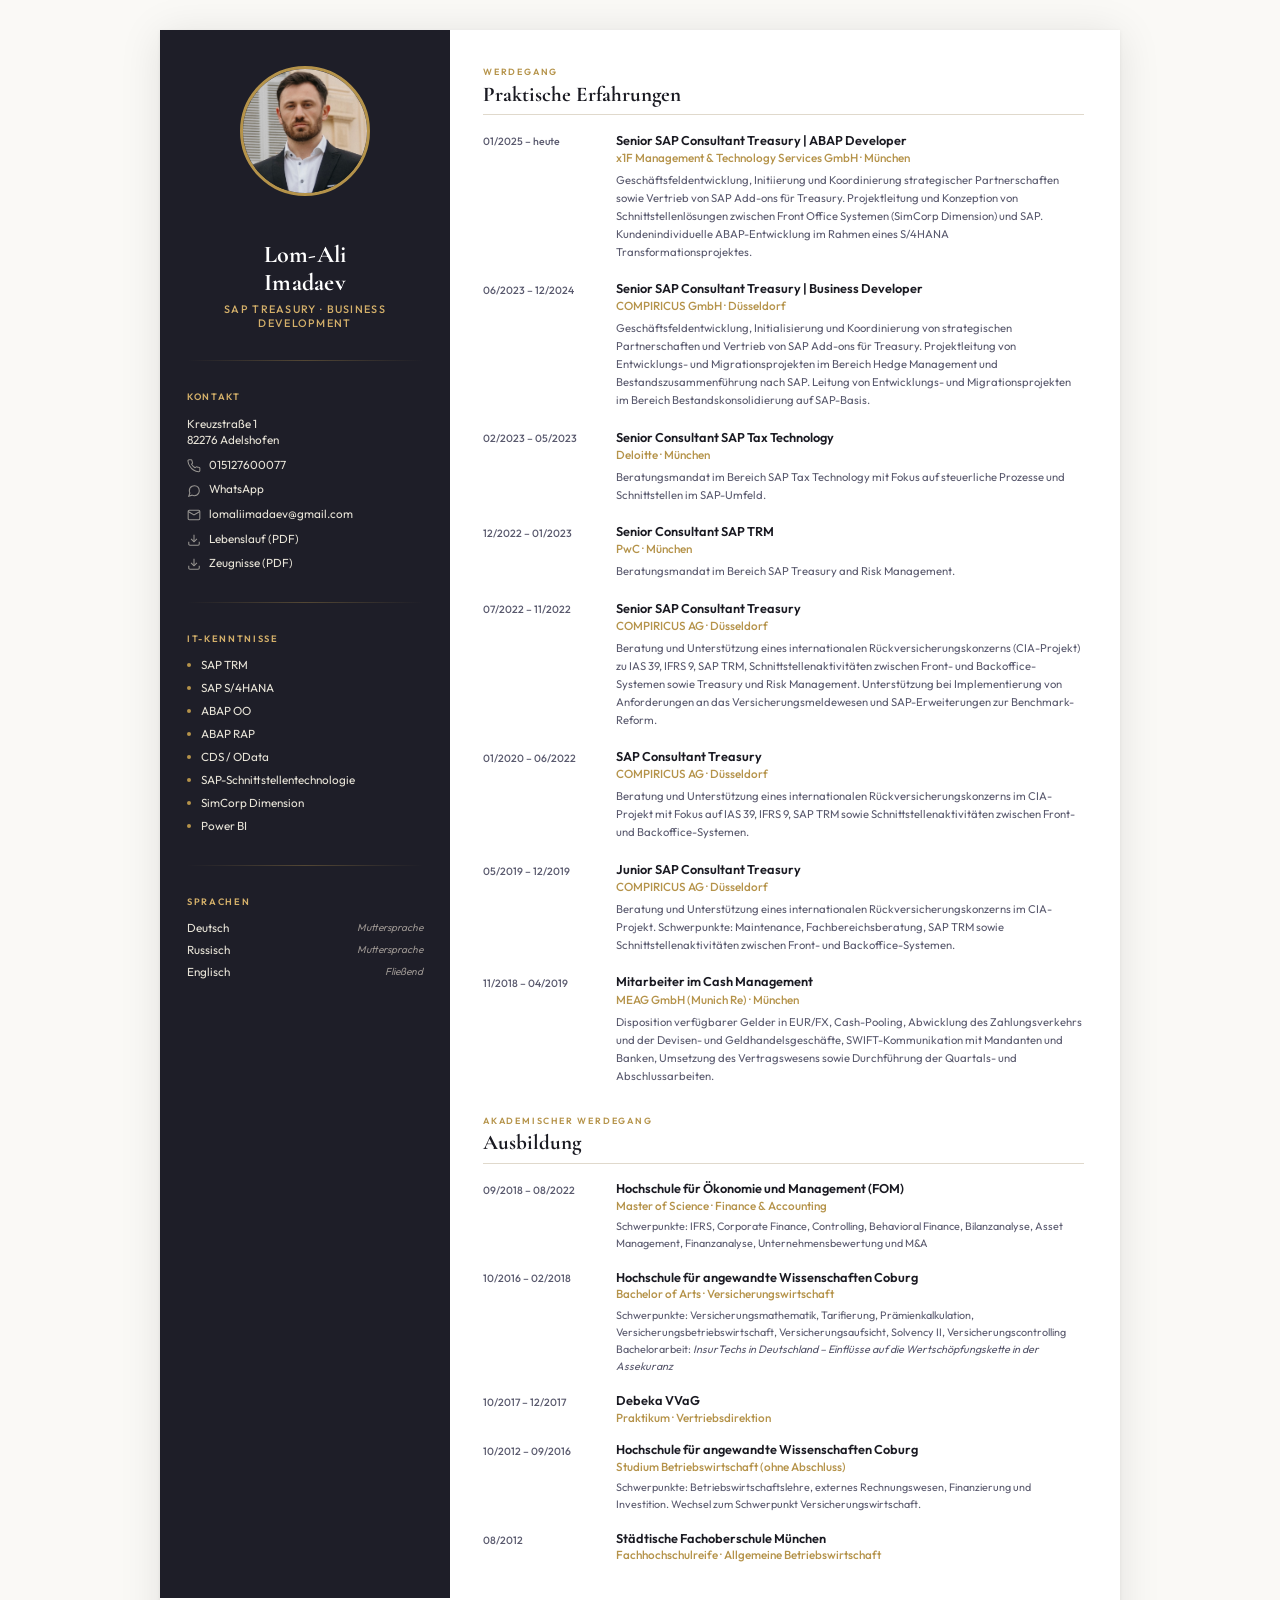
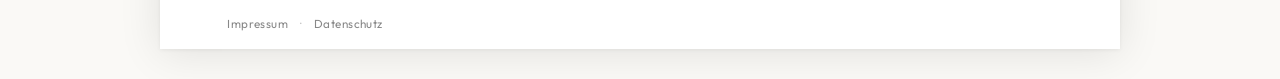
<file: index.html>
<!doctype html>
<html lang="de">

<head>
  <meta charset="UTF-8" />
  <link rel="icon" type="image/x-icon" href="assets/favicon.ico" />
  <link rel="icon" type="image/png" sizes="32x32" href="assets/favicon-32x32.png" />
  <link rel="icon" type="image/png" sizes="16x16" href="assets/favicon-16x16.png" />
  <link rel="apple-touch-icon" sizes="180x180" href="assets/apple-touch-icon.png" />
  <meta name="viewport" content="width=device-width, initial-scale=1.0, maximum-scale=1.0, user-scalable=no" />
  <title>Lom-Ali Imadaev – Lebenslauf</title>
  <link rel="preconnect" href="https://fonts.googleapis.com" />
  <link
    href="https://fonts.googleapis.com/css2?family=Cormorant+Garamond:ital,wght@0,400;0,600;0,700;1,400&family=Outfit:wght@300;400;500;600&display=swap"
    rel="stylesheet" />
  <link rel="stylesheet" href="styles.css" />
</head>

<body>
  <div class="cv">
    <!-- ───── SIDEBAR ───── -->
    <aside class="sidebar">
      <img src="assets/avatar.jpg" alt="Lom-Ali Imadaev" class="sidebar-photo" />

      <div class="sidebar-name">
        <h1>Lom-Ali<br />Imadaev</h1>
        <div class="role">SAP Treasury · Business Development</div>
      </div>

      <div class="sidebar-rule"></div>

      <!-- Kontakt -->
      <div class="sidebar-block">
        <h3>Kontakt</h3>
        <ul class="contact-list">
          <li>Kreuzstraße 1<br />82276 Adelshofen</li>
          <li>
            <svg class="contact-icon" viewBox="0 0 24 24" fill="none" stroke="currentColor" stroke-width="1.8">
              <path
                d="M22 16.92v3a2 2 0 0 1-2.18 2 19.79 19.79 0 0 1-8.63-3.07A19.5 19.5 0 0 1 4.69 12 19.79 19.79 0 0 1 1.62 3.33A2 2 0 0 1 3.6 1.27h3a2 2 0 0 1 2 1.72c.127.96.361 1.903.7 2.81a2 2 0 0 1-.45 2.11L7.91 8.87a16 16 0 0 0 6 6l1.27-.85a2 2 0 0 1 2.11-.45c.907.339 1.85.573 2.81.7A2 2 0 0 1 22 16.92z" />
            </svg>
            <a href="tel:015127600077">015127600077</a>
          </li>
          <li>
            <svg class="contact-icon" viewBox="0 0 24 24" fill="none" stroke="currentColor" stroke-width="1.8">
              <path
                d="M21 11.5a8.38 8.38 0 0 1-.9 3.8 8.5 8.5 0 0 1-7.6 4.7 8.38 8.38 0 0 1-3.8-.9L3 21l1.9-5.7a8.38 8.38 0 0 1-.9-3.8 8.5 8.5 0 0 1 4.7-7.6 8.38 8.38 0 0 1 3.8-.9h.5a8.48 8.48 0 0 1 8 8v.5z" />
            </svg>
            <a href="https://wa.me/4915127600077?text=Hallo%20Lom-Ali%2C%20ich%20habe%20Ihren%20Lebenslauf%20gesehen%20und%20w%C3%BCrde%20mich%20gerne%20mit%20Ihnen%20austauschen."
              target="_blank" rel="noopener">WhatsApp</a>
          </li>
          <li>
            <svg class="contact-icon" viewBox="0 0 24 24" fill="none" stroke="currentColor" stroke-width="1.8">
              <path d="M4 4h16a2 2 0 0 1 2 2v12a2 2 0 0 1-2 2H4a2 2 0 0 1-2-2V6a2 2 0 0 1 2-2z" />
              <polyline points="22,6 12,12 2,6" />
            </svg>
            <a href="mailto:lomaliimadaev@gmail.com">lomaliimadaev@gmail.com</a>
          </li>
          <li>
            <svg class="contact-icon" viewBox="0 0 24 24" fill="none" stroke="currentColor" stroke-width="1.8">
              <path d="M21 15v4a2 2 0 0 1-2 2H5a2 2 0 0 1-2-2v-4" />
              <polyline points="7 10 12 15 17 10" />
              <line x1="12" y1="15" x2="12" y2="3" />
            </svg>
            <a href="assets/cv-lom-ali-imadaev.pdf" download>Lebenslauf (PDF)</a>
          </li>
          <li>
            <svg class="contact-icon" viewBox="0 0 24 24" fill="none" stroke="currentColor" stroke-width="1.8">
              <path d="M21 15v4a2 2 0 0 1-2 2H5a2 2 0 0 1-2-2v-4" />
              <polyline points="7 10 12 15 17 10" />
              <line x1="12" y1="15" x2="12" y2="3" />
            </svg>
            <a href="assets/zeugnisse.pdf" download>Zeugnisse (PDF)</a>
          </li>
        </ul>
      </div>

      <div class="sidebar-rule"></div>

      <!-- IT-Kenntnisse -->
      <div class="sidebar-block">
        <h3>IT-Kenntnisse</h3>
        <ul class="skill-list">
          <li>SAP TRM</li>
          <li>SAP S/4HANA</li>
          <li>ABAP OO</li>
          <li>ABAP RAP</li>
          <li>CDS / OData</li>
          <li>SAP-Schnittstellentechnologie</li>
          <li>SimCorp Dimension</li>
          <li>Power BI</li>
        </ul>
      </div>

      <div class="sidebar-rule"></div>

      <!-- Sprachen -->
      <div class="sidebar-block">
        <h3>Sprachen</h3>
        <div class="lang-row">
          <span class="lang-name">Deutsch</span>
          <span class="lang-level">Muttersprache</span>
        </div>
        <div class="lang-row">
          <span class="lang-name">Russisch</span>
          <span class="lang-level">Muttersprache</span>
        </div>
        <div class="lang-row">
          <span class="lang-name">Englisch</span>
          <span class="lang-level">Fließend</span>
        </div>
      </div>
    </aside>

    <!-- ───── MAIN ───── -->
    <main class="main">
      <!-- Berufserfahrung -->
      <section>
        <div class="sec-label">Werdegang</div>
        <h2 class="sec-title">Praktische Erfahrungen</h2>
        <div class="sec-rule"></div>

        <div class="exp-entry">
          <div class="exp-date">01/2025 – heute</div>
          <div class="exp-body">
            <div class="exp-title">
              Senior SAP Consultant Treasury | ABAP Developer
            </div>
            <div class="exp-company">
              x1F Management &amp; Technology Services GmbH · München
            </div>
            <div class="exp-desc">
              Geschäftsfeldentwicklung, Initiierung und Koordinierung
              strategischer Partnerschaften sowie Vertrieb von SAP Add-ons für
              Treasury. Projektleitung und Konzeption von
              Schnittstellenlösungen zwischen Front Office Systemen (SimCorp
              Dimension) und SAP. Kundenindividuelle ABAP-Entwicklung im
              Rahmen eines S/4HANA Transformationsprojektes.
            </div>
          </div>
        </div>

        <div class="exp-entry">
          <div class="exp-date">06/2023 – 12/2024</div>
          <div class="exp-body">
            <div class="exp-title">
              Senior SAP Consultant Treasury | Business Developer
            </div>
            <div class="exp-company">COMPIRICUS GmbH · Düsseldorf</div>
            <div class="exp-desc">
              Geschäftsfeldentwicklung, Initialisierung und Koordinierung von
              strategischen Partnerschaften und Vertrieb von SAP Add-ons für
              Treasury. Projektleitung von Entwicklungs- und
              Migrationsprojekten im Bereich Hedge Management und
              Bestandszusammenführung nach SAP. Leitung von Entwicklungs- und
              Migrationsprojekten im Bereich Bestandskonsolidierung auf
              SAP-Basis.
            </div>
          </div>
        </div>

        <div class="exp-entry">
          <div class="exp-date">02/2023 – 05/2023</div>
          <div class="exp-body">
            <div class="exp-title">Senior Consultant SAP Tax Technology</div>
            <div class="exp-company">Deloitte · München</div>
            <div class="exp-desc">
              Beratungsmandat im Bereich SAP Tax Technology mit Fokus auf
              steuerliche Prozesse und Schnittstellen im SAP-Umfeld.
            </div>
          </div>
        </div>

        <div class="exp-entry">
          <div class="exp-date">12/2022 – 01/2023</div>
          <div class="exp-body">
            <div class="exp-title">Senior Consultant SAP TRM</div>
            <div class="exp-company">PwC · München</div>
            <div class="exp-desc">
              Beratungsmandat im Bereich SAP Treasury and Risk Management.
            </div>
          </div>
        </div>

        <div class="exp-entry">
          <div class="exp-date">07/2022 – 11/2022</div>
          <div class="exp-body">
            <div class="exp-title">Senior SAP Consultant Treasury</div>
            <div class="exp-company">COMPIRICUS AG · Düsseldorf</div>
            <div class="exp-desc">
              Beratung und Unterstützung eines internationalen
              Rückversicherungskonzerns (CIA-Projekt) zu IAS 39, IFRS 9, SAP
              TRM, Schnittstellenaktivitäten zwischen Front- und
              Backoffice-Systemen sowie Treasury und Risk Management.
              Unterstützung bei Implementierung von Anforderungen an das
              Versicherungsmeldewesen und SAP-Erweiterungen zur
              Benchmark-Reform.
            </div>
          </div>
        </div>

        <div class="exp-entry">
          <div class="exp-date">01/2020 – 06/2022</div>
          <div class="exp-body">
            <div class="exp-title">SAP Consultant Treasury</div>
            <div class="exp-company">COMPIRICUS AG · Düsseldorf</div>
            <div class="exp-desc">
              Beratung und Unterstützung eines internationalen
              Rückversicherungskonzerns im CIA-Projekt mit Fokus auf IAS 39,
              IFRS 9, SAP TRM sowie Schnittstellenaktivitäten zwischen Front-
              und Backoffice-Systemen.
            </div>
          </div>
        </div>

        <div class="exp-entry">
          <div class="exp-date">05/2019 – 12/2019</div>
          <div class="exp-body">
            <div class="exp-title">Junior SAP Consultant Treasury</div>
            <div class="exp-company">COMPIRICUS AG · Düsseldorf</div>
            <div class="exp-desc">
              Beratung und Unterstützung eines internationalen
              Rückversicherungskonzerns im CIA-Projekt. Schwerpunkte:
              Maintenance, Fachbereichsberatung, SAP TRM sowie
              Schnittstellenaktivitäten zwischen Front- und
              Backoffice-Systemen.
            </div>
          </div>
        </div>

        <div class="exp-entry">
          <div class="exp-date">11/2018 – 04/2019</div>
          <div class="exp-body">
            <div class="exp-title">Mitarbeiter im Cash Management</div>
            <div class="exp-company">MEAG GmbH (Munich Re) · München</div>
            <div class="exp-desc">
              Disposition verfügbarer Gelder in EUR/FX, Cash-Pooling,
              Abwicklung des Zahlungsverkehrs und der Devisen- und
              Geldhandelsgeschäfte, SWIFT-Kommunikation mit Mandanten und
              Banken, Umsetzung des Vertragswesens sowie Durchführung der
              Quartals- und Abschlussarbeiten.
            </div>
          </div>
        </div>
      </section>

      <!-- Ausbildung -->
      <section>
        <div class="sec-label">Akademischer Werdegang</div>
        <h2 class="sec-title">Ausbildung</h2>
        <div class="sec-rule"></div>

        <div class="edu-entry">
          <div class="edu-date">09/2018 – 08/2022</div>
          <div class="edu-body">
            <div class="edu-inst">
              Hochschule für Ökonomie und Management (FOM)
            </div>
            <div class="edu-degree">
              Master of Science · Finance &amp; Accounting
            </div>
            <div class="edu-detail">
              Schwerpunkte: IFRS, Corporate Finance, Controlling, Behavioral
              Finance, Bilanzanalyse, Asset Management, Finanzanalyse,
              Unternehmensbewertung und M&amp;A
            </div>
          </div>
        </div>

        <div class="edu-entry">
          <div class="edu-date">10/2016 – 02/2018</div>
          <div class="edu-body">
            <div class="edu-inst">
              Hochschule für angewandte Wissenschaften Coburg
            </div>
            <div class="edu-degree">
              Bachelor of Arts · Versicherungswirtschaft
            </div>
            <div class="edu-detail">
              Schwerpunkte: Versicherungsmathematik, Tarifierung,
              Prämien­kalkulation, Versicherungsbetriebswirtschaft,
              Versicherungsaufsicht, Solvency II, Versicherungscontrolling<br />Bachelorarbeit:
              <em>InsurTechs in Deutschland – Einflüsse auf die
                Wertschöpfungskette in der Assekuranz</em>
            </div>
          </div>
        </div>

        <div class="edu-entry">
          <div class="edu-date">10/2017 – 12/2017</div>
          <div class="edu-body">
            <div class="edu-inst">Debeka VVaG</div>
            <div class="edu-degree">Praktikum · Vertriebsdirektion</div>
          </div>
        </div>

        <div class="edu-entry">
          <div class="edu-date">10/2012 – 09/2016</div>
          <div class="edu-body">
            <div class="edu-inst">
              Hochschule für angewandte Wissenschaften Coburg
            </div>
            <div class="edu-degree">
              Studium Betriebswirtschaft (ohne Abschluss)
            </div>
            <div class="edu-detail">
              Schwerpunkte: Betriebswirtschaftslehre, externes Rechnungswesen,
              Finanzierung und Investition. Wechsel zum Schwerpunkt
              Versicherungswirtschaft.
            </div>
          </div>
        </div>

        <div class="edu-entry">
          <div class="edu-date">08/2012</div>
          <div class="edu-body">
            <div class="edu-inst">Städtische Fachoberschule München</div>
            <div class="edu-degree">
              Fachhochschulreife · Allgemeine Betriebswirtschaft
            </div>
          </div>
        </div>
      </section>
    </main>
    <footer class="cv-footer">
      <a href="impressum.html">Impressum</a>
      <span class="footer-sep">·</span>
      <a href="datenschutz.html">Datenschutz</a>
    </footer>
  </div>

  <script src="app.js"></script>
</body>

</html>
</file>
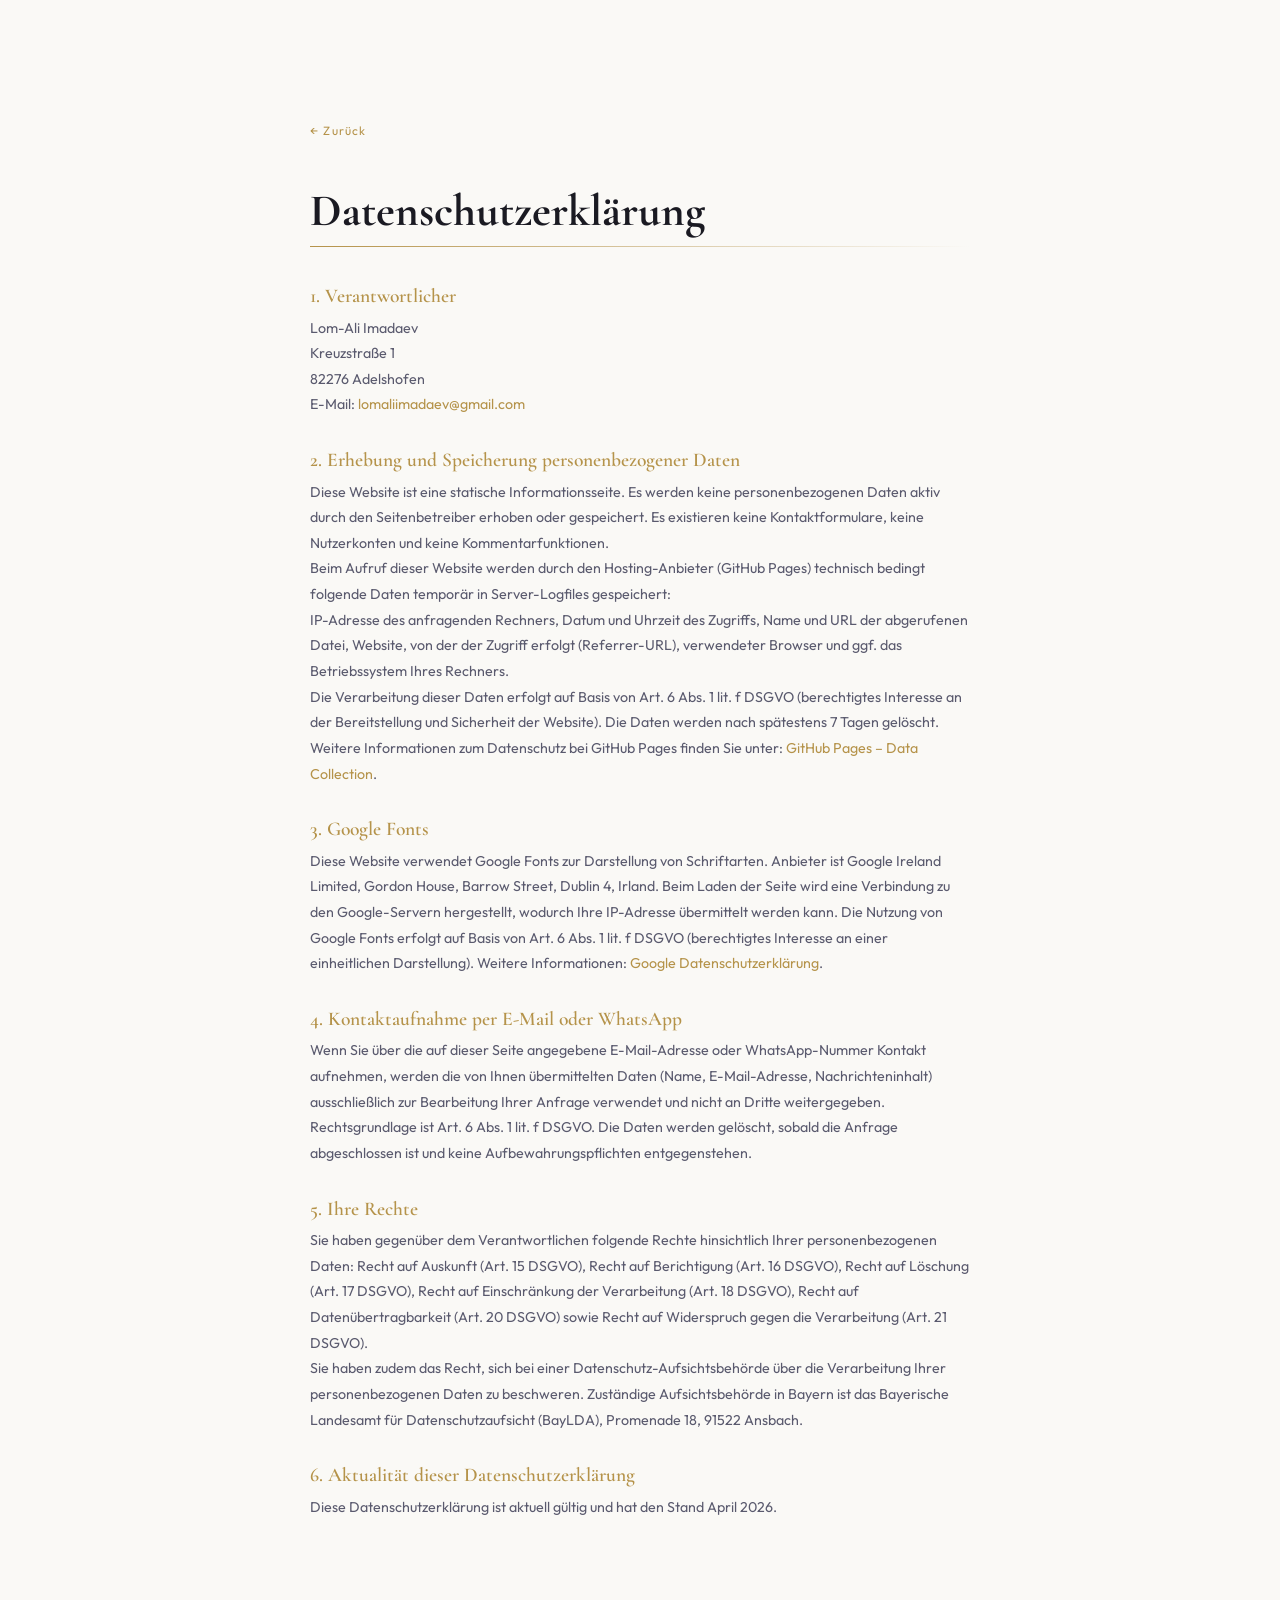
<file: datenschutz.html>
<!doctype html>
<html lang="de">
  <head>
    <meta charset="UTF-8" />
    <link rel="icon" type="image/x-icon" href="assets/favicon.ico" />
    <link
      rel="icon"
      type="image/png"
      sizes="32x32"
      href="assets/favicon-32x32.png"
    />
    <link
      rel="icon"
      type="image/png"
      sizes="16x16"
      href="assets/favicon-16x16.png"
    />
    <link
      rel="apple-touch-icon"
      sizes="180x180"
      href="assets/apple-touch-icon.png"
    />
    <meta
      name="viewport"
      content="width=device-width, initial-scale=1.0, maximum-scale=1.0, user-scalable=no"
    />
    <title>Datenschutz – Lom-Ali Imadaev</title>
    <link rel="preconnect" href="https://fonts.googleapis.com" />
    <link
      href="https://fonts.googleapis.com/css2?family=Cormorant+Garamond:wght@400;600;700&family=Outfit:wght@300;400;500&display=swap"
      rel="stylesheet"
    />
    <link rel="stylesheet" href="styles.css" />
  </head>
  <body>

    <main class="legal-page">
      <a href="index.html" class="back-link">← Zurück</a>

      <h1>Datenschutzerklärung</h1>
      <div class="gold-rule"></div>

      <h2>1. Verantwortlicher</h2>
      <address>
        Lom-Ali Imadaev<br />
        Kreuzstraße 1<br />
        82276 Adelshofen<br />
        E-Mail:
        <a href="mailto:lomaliimadaev@gmail.com">lomaliimadaev@gmail.com</a>
      </address>

      <h2>2. Erhebung und Speicherung personenbezogener Daten</h2>
      <p>
        Diese Website ist eine statische Informationsseite. Es werden keine
        personenbezogenen Daten aktiv durch den Seitenbetreiber erhoben oder
        gespeichert. Es existieren keine Kontaktformulare, keine Nutzerkonten
        und keine Kommentarfunktionen.
      </p>
      <p>
        Beim Aufruf dieser Website werden durch den Hosting-Anbieter (GitHub
        Pages) technisch bedingt folgende Daten temporär in Server-Logfiles
        gespeichert:
      </p>
      <p>
        IP-Adresse des anfragenden Rechners, Datum und Uhrzeit des Zugriffs,
        Name und URL der abgerufenen Datei, Website, von der der Zugriff erfolgt
        (Referrer-URL), verwendeter Browser und ggf. das Betriebssystem Ihres
        Rechners.
      </p>
      <p>
        Die Verarbeitung dieser Daten erfolgt auf Basis von Art. 6 Abs. 1 lit. f
        DSGVO (berechtigtes Interesse an der Bereitstellung und Sicherheit der
        Website). Die Daten werden nach spätestens 7 Tagen gelöscht. Weitere
        Informationen zum Datenschutz bei GitHub Pages finden Sie unter:
        <a
          href="https://docs.github.com/en/pages/getting-started-with-github-pages/about-github-pages#data-collection"
          target="_blank"
          rel="noopener"
          >GitHub Pages – Data Collection</a
        >.
      </p>

      <h2>3. Google Fonts</h2>
      <p>
        Diese Website verwendet Google Fonts zur Darstellung von Schriftarten.
        Anbieter ist Google Ireland Limited, Gordon House, Barrow Street, Dublin
        4, Irland. Beim Laden der Seite wird eine Verbindung zu den
        Google-Servern hergestellt, wodurch Ihre IP-Adresse übermittelt werden
        kann. Die Nutzung von Google Fonts erfolgt auf Basis von Art. 6 Abs. 1
        lit. f DSGVO (berechtigtes Interesse an einer einheitlichen
        Darstellung). Weitere Informationen:
        <a
          href="https://policies.google.com/privacy"
          target="_blank"
          rel="noopener"
          >Google Datenschutzerklärung</a
        >.
      </p>

      <h2>4. Kontaktaufnahme per E-Mail oder WhatsApp</h2>
      <p>
        Wenn Sie über die auf dieser Seite angegebene E-Mail-Adresse oder
        WhatsApp-Nummer Kontakt aufnehmen, werden die von Ihnen übermittelten
        Daten (Name, E-Mail-Adresse, Nachrichteninhalt) ausschließlich zur
        Bearbeitung Ihrer Anfrage verwendet und nicht an Dritte weitergegeben.
        Rechtsgrundlage ist Art. 6 Abs. 1 lit. f DSGVO. Die Daten werden
        gelöscht, sobald die Anfrage abgeschlossen ist und keine
        Aufbewahrungspflichten entgegenstehen.
      </p>

      <h2>5. Ihre Rechte</h2>
      <p>
        Sie haben gegenüber dem Verantwortlichen folgende Rechte hinsichtlich
        Ihrer personenbezogenen Daten: Recht auf Auskunft (Art. 15 DSGVO), Recht
        auf Berichtigung (Art. 16 DSGVO), Recht auf Löschung (Art. 17 DSGVO),
        Recht auf Einschränkung der Verarbeitung (Art. 18 DSGVO), Recht auf
        Datenübertragbarkeit (Art. 20 DSGVO) sowie Recht auf Widerspruch gegen
        die Verarbeitung (Art. 21 DSGVO).
      </p>
      <p>
        Sie haben zudem das Recht, sich bei einer Datenschutz-Aufsichtsbehörde
        über die Verarbeitung Ihrer personenbezogenen Daten zu beschweren.
        Zuständige Aufsichtsbehörde in Bayern ist das Bayerische Landesamt für
        Datenschutzaufsicht (BayLDA), Promenade 18, 91522 Ansbach.
      </p>

      <h2>6. Aktualität dieser Datenschutzerklärung</h2>
      <p>
        Diese Datenschutzerklärung ist aktuell gültig und hat den Stand April
        2026.
      </p>
    </main>
  </body>
</html>
</file>
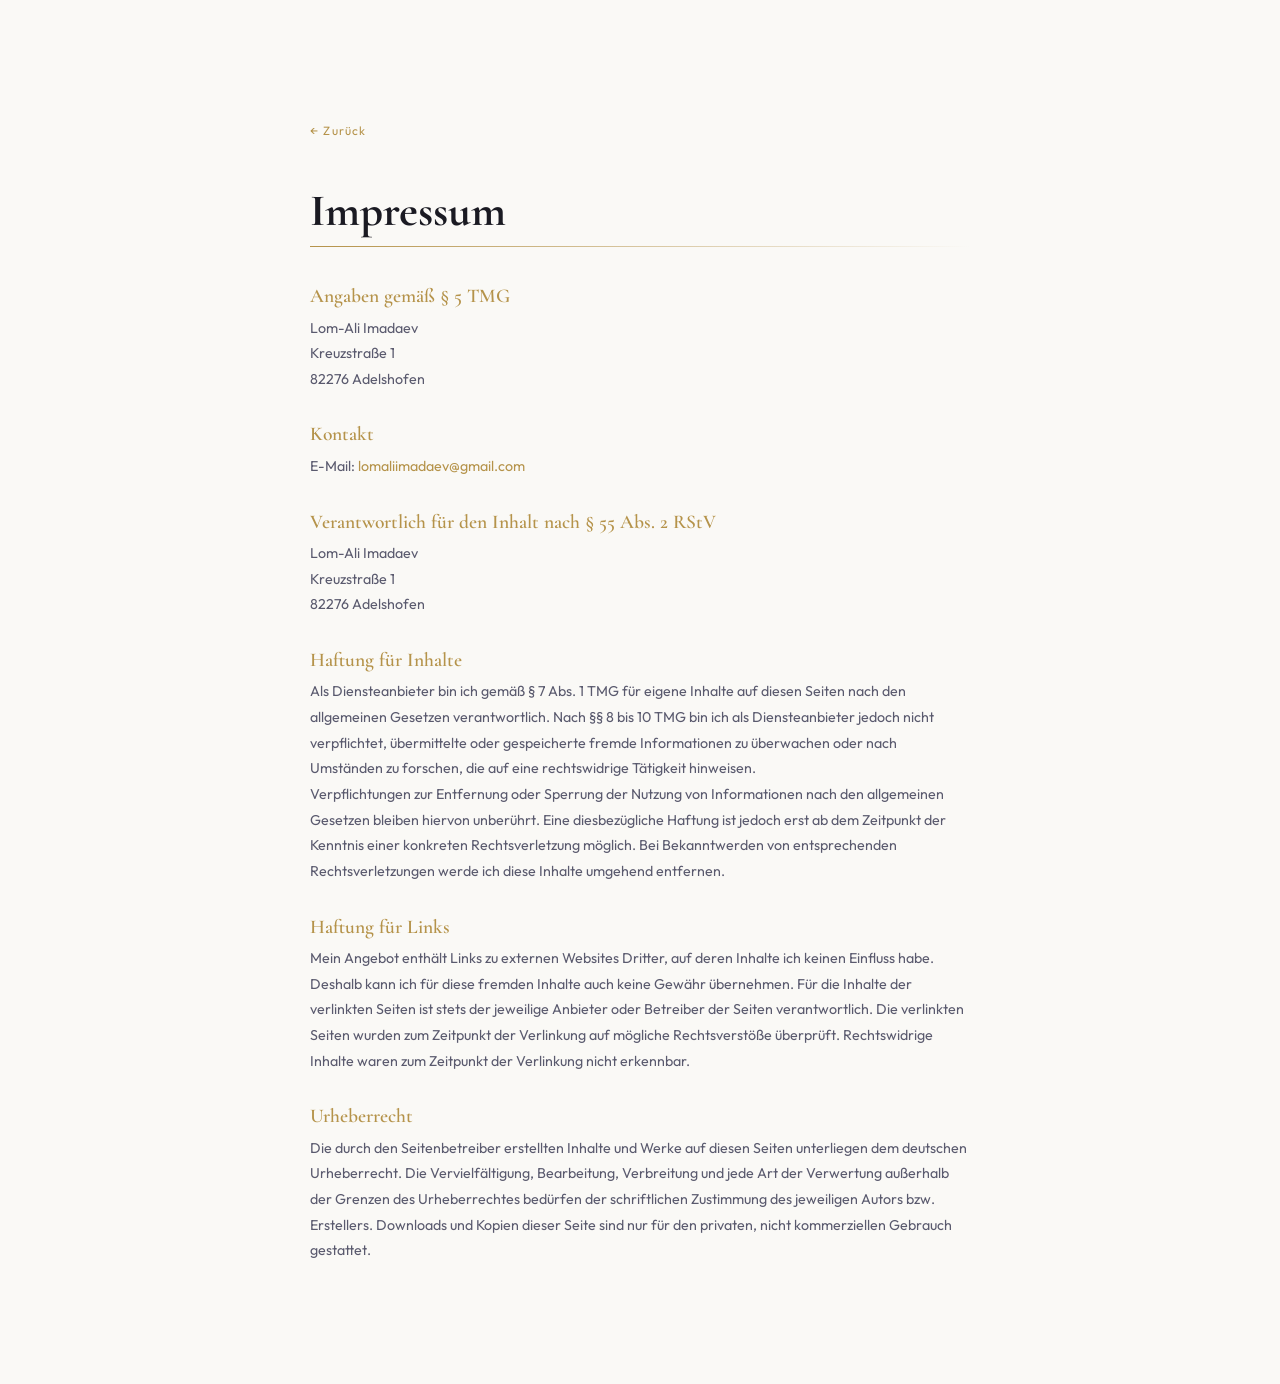
<file: impressum.html>
<!doctype html>
<html lang="de">
  <head>
    <meta charset="UTF-8" />
    <link rel="icon" type="image/x-icon" href="assets/favicon.ico" />
    <link
      rel="icon"
      type="image/png"
      sizes="32x32"
      href="assets/favicon-32x32.png"
    />
    <link
      rel="icon"
      type="image/png"
      sizes="16x16"
      href="assets/favicon-16x16.png"
    />
    <link
      rel="apple-touch-icon"
      sizes="180x180"
      href="assets/apple-touch-icon.png"
    />
    <meta
      name="viewport"
      content="width=device-width, initial-scale=1.0, maximum-scale=1.0, user-scalable=no"
    />
    <title>Impressum – Lom-Ali Imadaev</title>
    <link rel="preconnect" href="https://fonts.googleapis.com" />
    <link
      href="https://fonts.googleapis.com/css2?family=Cormorant+Garamond:wght@400;600;700&family=Outfit:wght@300;400;500&display=swap"
      rel="stylesheet"
    />
    <link rel="stylesheet" href="styles.css" />
  </head>
  <body>
    <main class="legal-page">
      <a href="index.html" class="back-link">← Zurück</a>

      <h1>Impressum</h1>
      <div class="gold-rule"></div>

      <h2>Angaben gemäß § 5 TMG</h2>
      <address>
        Lom-Ali Imadaev<br />
        Kreuzstraße 1<br />
        82276 Adelshofen
      </address>

      <h2>Kontakt</h2>
      <p>
        E-Mail:
        <a href="mailto:lomaliimadaev@gmail.com">lomaliimadaev@gmail.com</a>
      </p>

      <h2>Verantwortlich für den Inhalt nach § 55 Abs. 2 RStV</h2>
      <address>
        Lom-Ali Imadaev<br />
        Kreuzstraße 1<br />
        82276 Adelshofen
      </address>

      <h2>Haftung für Inhalte</h2>
      <p>
        Als Diensteanbieter bin ich gemäß § 7 Abs. 1 TMG für eigene Inhalte auf
        diesen Seiten nach den allgemeinen Gesetzen verantwortlich. Nach §§ 8
        bis 10 TMG bin ich als Diensteanbieter jedoch nicht verpflichtet,
        übermittelte oder gespeicherte fremde Informationen zu überwachen oder
        nach Umständen zu forschen, die auf eine rechtswidrige Tätigkeit
        hinweisen.
      </p>
      <p>
        Verpflichtungen zur Entfernung oder Sperrung der Nutzung von
        Informationen nach den allgemeinen Gesetzen bleiben hiervon unberührt.
        Eine diesbezügliche Haftung ist jedoch erst ab dem Zeitpunkt der
        Kenntnis einer konkreten Rechtsverletzung möglich. Bei Bekanntwerden von
        entsprechenden Rechtsverletzungen werde ich diese Inhalte umgehend
        entfernen.
      </p>

      <h2>Haftung für Links</h2>
      <p>
        Mein Angebot enthält Links zu externen Websites Dritter, auf deren
        Inhalte ich keinen Einfluss habe. Deshalb kann ich für diese fremden
        Inhalte auch keine Gewähr übernehmen. Für die Inhalte der verlinkten
        Seiten ist stets der jeweilige Anbieter oder Betreiber der Seiten
        verantwortlich. Die verlinkten Seiten wurden zum Zeitpunkt der
        Verlinkung auf mögliche Rechtsverstöße überprüft. Rechtswidrige Inhalte
        waren zum Zeitpunkt der Verlinkung nicht erkennbar.
      </p>

      <h2>Urheberrecht</h2>
      <p>
        Die durch den Seitenbetreiber erstellten Inhalte und Werke auf diesen
        Seiten unterliegen dem deutschen Urheberrecht. Die Vervielfältigung,
        Bearbeitung, Verbreitung und jede Art der Verwertung außerhalb der
        Grenzen des Urheberrechtes bedürfen der schriftlichen Zustimmung des
        jeweiligen Autors bzw. Erstellers. Downloads und Kopien dieser Seite
        sind nur für den privaten, nicht kommerziellen Gebrauch gestattet.
      </p>
    </main>
  </body>
</html>
</file>
<file: styles.css>
*,
*::before,
*::after {
  box-sizing: border-box;
  margin: 0;
  padding: 0;
}

:root {
  --ink: #1a1a22;
  --muted: #5a5a6e;
  --gold: #b5934a;
  --gold-light: #d4b06a;
  --rule: #e0d9cc;
  --bg: #faf9f6;
  --white: #ffffff;
  --sidebar-bg: #1e1e28;
  --sidebar-text: #e8e4d8;
  --sidebar-muted: #9a9490;
}

html {
  font-size: 15px;
}

body {
  font-family: "Outfit", sans-serif;
  background: var(--bg);
  color: var(--ink);
  min-height: 100vh;
  display: flex;
  justify-content: center;
  align-items: flex-start;
  padding: 2rem 1rem;
}

/* ── Page wrapper ── */
.cv {
  width: 100%;
  max-width: 960px;
  background: var(--white);
  box-shadow:
    0 4px 40px rgba(0, 0, 0, 0.1),
    0 1px 4px rgba(0, 0, 0, 0.06);
  display: grid;
  grid-template-columns: 290px 1fr;
  min-height: 100%;
}

/* ══════════════ SIDEBAR ══════════════ */
.sidebar {
  background: var(--sidebar-bg);
  color: var(--sidebar-text);
  padding: 2.4rem 1.8rem;
  display: flex;
  flex-direction: column;
  gap: 2rem;
}

.sidebar-photo {
  width: 130px;
  height: 130px;
  border-radius: 50%;
  object-fit: cover;
  border: 3px solid var(--gold);
  display: block;
  margin: 0 auto;
}

.sidebar-name {
  text-align: center;
  margin-top: 1rem;
}
.sidebar-name h1 {
  font-family: "Cormorant Garamond", serif;
  font-size: 1.6rem;
  font-weight: 700;
  line-height: 1.15;
  color: var(--white);
  letter-spacing: 0.01em;
}
.sidebar-name .role {
  font-size: 0.72rem;
  font-weight: 500;
  letter-spacing: 0.12em;
  text-transform: uppercase;
  color: var(--gold-light);
  margin-top: 0.4rem;
}

.sidebar-rule {
  height: 1px;
  background: linear-gradient(to right, transparent, var(--gold), transparent);
  opacity: 0.35;
}

.sidebar-block h3 {
  font-size: 0.62rem;
  font-weight: 600;
  letter-spacing: 0.18em;
  text-transform: uppercase;
  color: var(--gold-light);
  margin-bottom: 0.9rem;
}

/* Contact */
.contact-list {
  list-style: none;
  display: flex;
  flex-direction: column;
  gap: 0.55rem;
}
.contact-list li {
  font-size: 0.78rem;
  color: var(--sidebar-text);
  line-height: 1.4;
}
.contact-list a {
  color: var(--sidebar-text);
  text-decoration: none;
}
.contact-list a:hover {
  color: var(--gold-light);
}
.contact-icon {
  display: inline-block;
  width: 14px;
  margin-right: 6px;
  opacity: 0.6;
  vertical-align: middle;
}

/* Skills */
.skill-list {
  list-style: none;
  display: flex;
  flex-direction: column;
  gap: 0.4rem;
}
.skill-list li {
  font-size: 0.78rem;
  color: var(--sidebar-text);
  padding-left: 0.9rem;
  position: relative;
  line-height: 1.45;
}
.skill-list li::before {
  content: "";
  position: absolute;
  left: 0;
  top: 0.55em;
  width: 4px;
  height: 4px;
  background: var(--gold);
  border-radius: 50%;
}

/* Languages */
.lang-row {
  display: flex;
  justify-content: space-between;
  align-items: center;
  margin-bottom: 0.45rem;
}
.lang-name {
  font-size: 0.78rem;
  color: var(--sidebar-text);
}
.lang-level {
  font-size: 0.68rem;
  color: var(--sidebar-muted);
  font-style: italic;
}

/* ══════════════ MAIN ══════════════ */
.main {
  padding: 2.4rem 2.4rem 2.4rem 2.2rem;
  display: flex;
  flex-direction: column;
  gap: 2rem;
}

/* Section header */
.sec-label {
  font-size: 0.6rem;
  font-weight: 600;
  letter-spacing: 0.2em;
  text-transform: uppercase;
  color: var(--gold);
  margin-bottom: 0.3rem;
}
.sec-title {
  font-family: "Cormorant Garamond", serif;
  font-size: 1.4rem;
  font-weight: 700;
  color: var(--ink);
  margin-bottom: 0.5rem;
}
.sec-rule {
  height: 1px;
  background: var(--rule);
  margin-bottom: 1.1rem;
}

/* ── Experience ── */
.exp-entry {
  display: grid;
  grid-template-columns: 115px 1fr;
  gap: 0 1.2rem;
  margin-bottom: 1.3rem;
}
.exp-entry:last-child {
  margin-bottom: 0;
}

.exp-date {
  font-size: 0.7rem;
  font-weight: 500;
  color: var(--muted);
  padding-top: 0.18rem;
  line-height: 1.4;
}
.exp-title {
  font-size: 0.85rem;
  font-weight: 600;
  color: var(--ink);
  line-height: 1.3;
}
.exp-company {
  font-size: 0.78rem;
  color: var(--gold);
  font-weight: 500;
  margin-top: 0.1rem;
}
.exp-desc {
  font-size: 0.75rem;
  color: var(--muted);
  line-height: 1.6;
  margin-top: 0.4rem;
}

/* ── Education ── */
.edu-entry {
  display: grid;
  grid-template-columns: 115px 1fr;
  gap: 0 1.2rem;
  margin-bottom: 1.1rem;
}
.edu-entry:last-child {
  margin-bottom: 0;
}

.edu-date {
  font-size: 0.7rem;
  font-weight: 500;
  color: var(--muted);
  padding-top: 0.18rem;
}
.edu-inst {
  font-size: 0.85rem;
  font-weight: 600;
  color: var(--ink);
}
.edu-degree {
  font-size: 0.78rem;
  color: var(--gold);
  font-weight: 500;
  margin-top: 0.1rem;
}
.edu-detail {
  font-size: 0.72rem;
  color: var(--muted);
  line-height: 1.6;
  margin-top: 0.35rem;
}

/* ── Print ── */
@media print {
  * {
    -webkit-print-color-adjust: exact;
    print-color-adjust: exact;
  }
  body {
    padding: 0;
    background: white;
  }
  .cv {
    box-shadow: none;
    max-width: 100%;
  }
  /* Reveal entries hidden by the scroll-fade JS (opacity:0 set inline) */
  .exp-entry,
  .edu-entry,
  .sidebar-block {
    opacity: 1 !important;
    transform: none !important;
  }
}

/* ── Mobile ── */
@media (max-width: 700px) {
  .cv {
    grid-template-columns: 1fr;
  }
  .sidebar {
    padding: 2rem 1.5rem;
  }
  .main {
    padding: 2rem 1.5rem;
  }
  .exp-entry,
  .edu-entry {
    grid-template-columns: 1fr;
    gap: 0.1rem;
  }
  .exp-date,
  .edu-date {
    font-size: 0.68rem;
  }
}

.cv-footer {
  text-align: center;
  padding: 1.2rem 2rem;
  font-family: "Outfit", sans-serif;
  font-size: 0.78rem;
  color: #888;
  letter-spacing: 0.04em;
}

.cv-footer a {
  color: #888;
  text-decoration: none;
  transition: color 0.2s;
}

.cv-footer a:hover {
  color: #333;
}

.footer-sep {
  margin: 0 0.6rem;
  opacity: 0.5;
}

/* ══════════════ LEGAL PAGES (Impressum / Datenschutz) ══════════════ */
.legal-page {
  max-width: 720px;
  margin: 0 auto;
  padding: 6rem 2rem 6rem;
}

.legal-page h1 {
  font-family: "Cormorant Garamond", serif;
  font-size: clamp(2rem, 4vw, 3rem);
  font-weight: 700;
  color: var(--ink);
  margin-bottom: 0.5rem;
}

.legal-page .gold-rule {
  height: 1px;
  background: linear-gradient(to right, var(--gold), transparent);
  margin-bottom: 2.5rem;
}

.legal-page h2 {
  font-family: "Cormorant Garamond", serif;
  font-size: 1.3rem;
  font-weight: 600;
  color: var(--gold);
  margin: 2rem 0 0.5rem;
}

.legal-page p,
.legal-page address {
  font-size: 0.95rem;
  color: var(--muted);
  line-height: 1.8;
  font-style: normal;
}

.legal-page a {
  color: var(--gold);
  text-decoration: none;
}

.legal-page a:hover {
  text-decoration: underline;
}

.back-link {
  display: inline-flex;
  align-items: center;
  gap: 0.5rem;
  font-size: 0.8rem;
  letter-spacing: 0.1em;
  color: var(--muted);
  text-decoration: none;
  margin-bottom: 3rem;
  transition: color 0.2s;
}

.back-link:hover {
  color: var(--ink);
}
</file>
